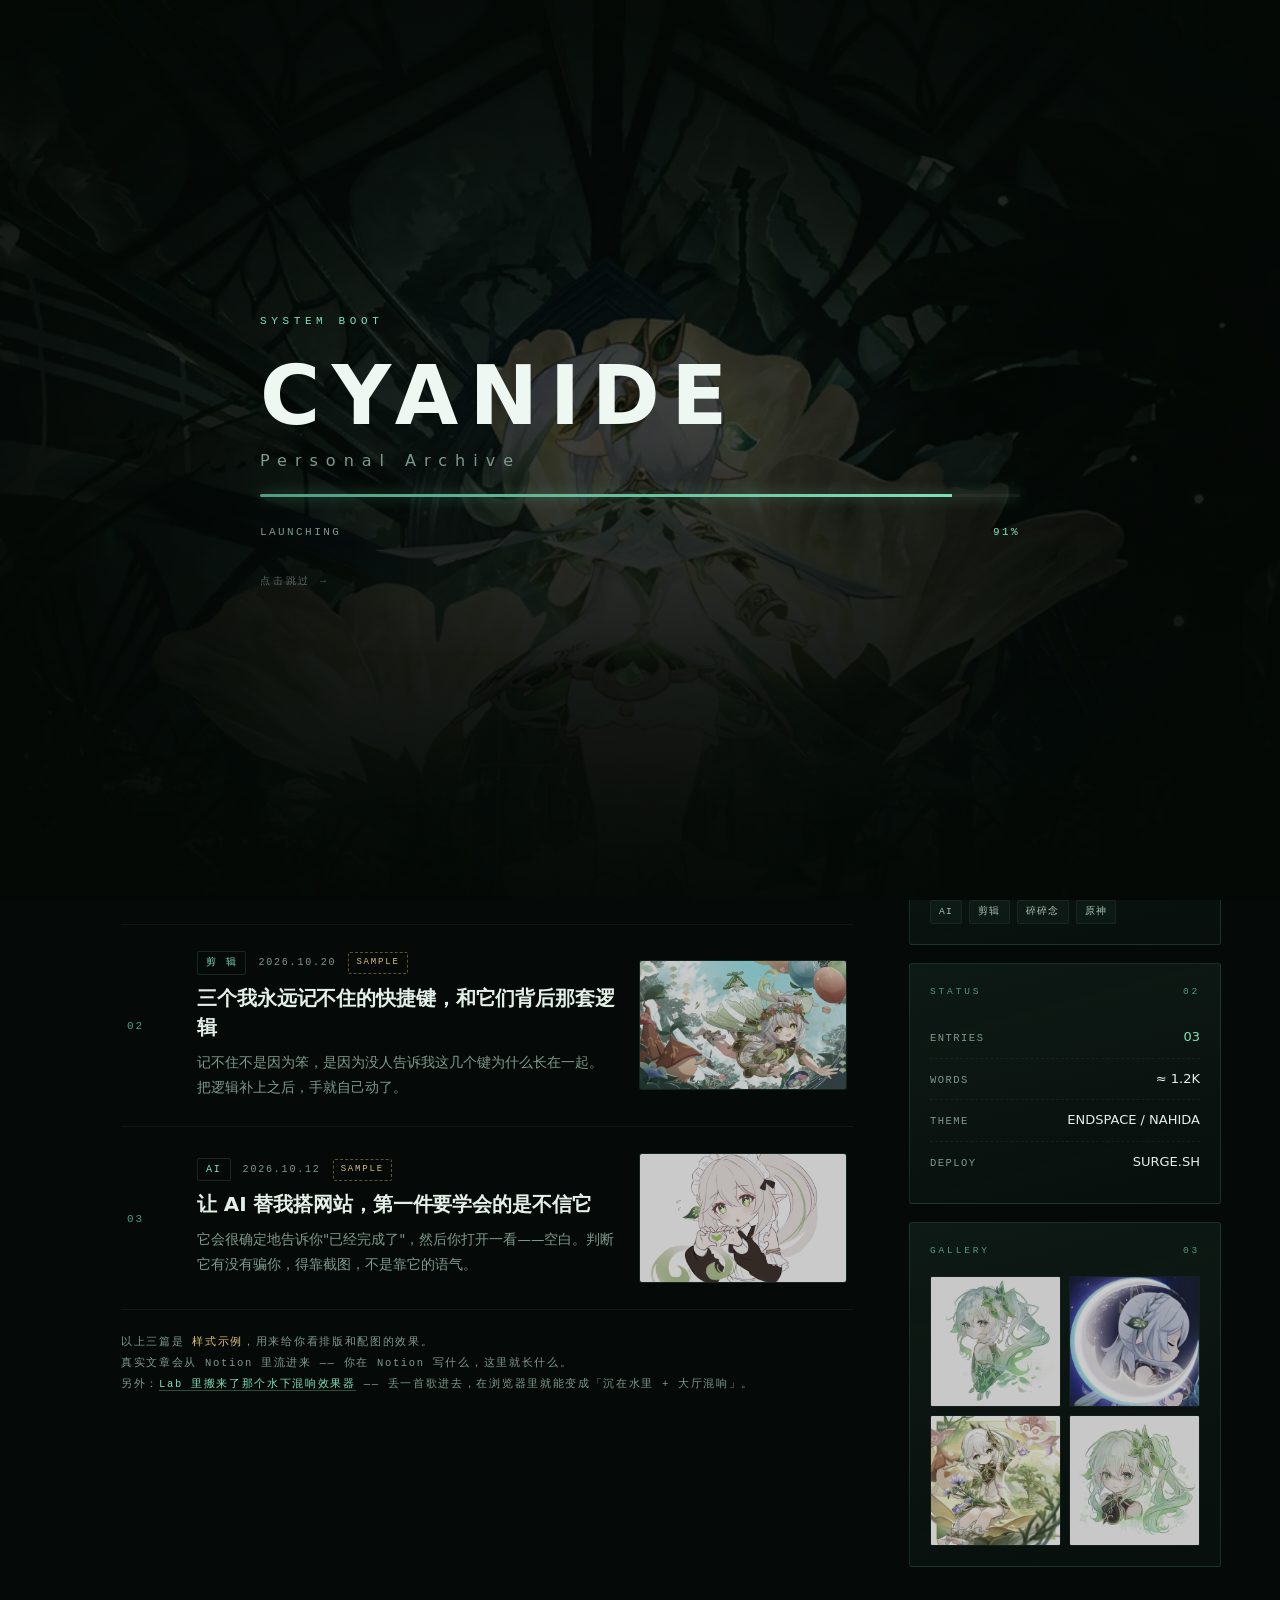
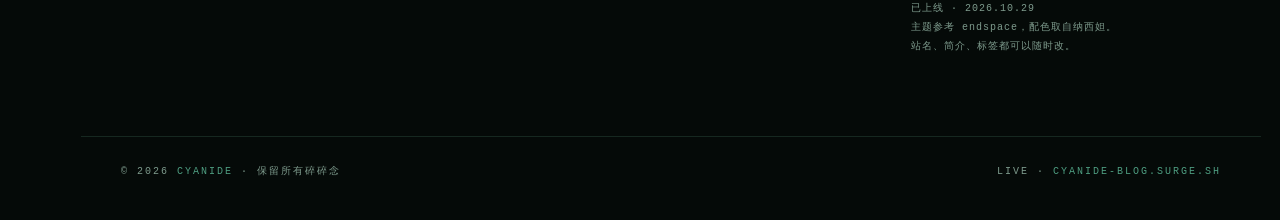
<file: index.html>
<!DOCTYPE html>
<html lang="zh-CN">
<head>
<meta charset="utf-8">
<meta name="viewport" content="width=device-width, initial-scale=1">
<title>CYANIDE · 记录我学到的每一个碎片</title>
<meta name="description" content="AI、剪辑，还有一些碎碎念。用 Notion 写作，用一台服务器收着。">
<link rel="icon" href="data:image/svg+xml,%3Csvg xmlns='http://www.w3.org/2000/svg' viewBox='0 0 32 32'%3E%3Crect width='32' height='32' fill='%230a1210'/%3E%3Ccircle cx='16' cy='16' r='7' fill='none' stroke='%237fe0b8' stroke-width='2'/%3E%3C/svg%3E">
<link rel="stylesheet" href="assets/css/style.css">
</head>
<body class="locked">

<!-- 启动遮罩 -->
<div id="boot">
  <div class="boot-media"></div>
  <div class="boot-veil"></div>
  <div class="boot-body">
    <div class="boot-tag">System Boot</div>
    <h1 class="boot-title">CYANIDE<em>Personal Archive</em></h1>
    <div class="boot-bar" id="bar"></div>
    <div class="boot-status">
      <span id="phase">Initializing</span>
      <b id="pct">0%</b>
    </div>
    <button class="boot-skip" id="skip">点击跳过 →</button>
  </div>
</div>

<!-- 左侧竖轨 -->
<div class="rail">
  <div class="rail-mark">Cyanide / 2026</div>
  <div class="rail-line"></div>
  <div class="rail-dots"><span></span><span></span><span></span></div>
</div>

<!-- 顶栏 -->
<header class="topbar">
  <div class="tb-left">
    <span class="tb-path">// home <b>· index</b></span>
  </div>
  <nav class="tb-nav">
    <a href="index.html" class="on">Index</a>
    <a href="archive.html">Archive</a>
    <a href="article.html">Entry</a>
    <a href="#about">About</a>
    <a href="Reverb.html">Lab</a>
  </nav>
  <div class="tb-right">
    <span class="tb-badge"><i></i> Live</span>
  </div>
</header>

<div class="shell">

  <!-- HERO -->
  <section class="hero">
    <div class="hero-media"><img src="assets/img/hero.webp" alt="纳西妲 · 温室"></div>
    <div class="hero-tint"></div>
    <div class="hero-veil"></div>
    <div class="hero-grid"></div>
    <div class="hero-wm">CYANIDE · CYANIDE · CYANIDE · CYANIDE · CYANIDE · CYANIDE ·</div>
    <span class="hero-corner tl"></span>
    <span class="hero-corner br"></span>
    <a class="hero-scroll" href="#stream">Scroll<span></span></a>

    <div class="hero-inner">
      <p class="kicker">Personal Archive · Since 2026</p>
      <h1>记录我学到的<br><span class="accent">每一个碎片</span></h1>
      <p class="lede">AI、剪辑，以及一些不值一提的碎碎念。所有东西都先写在 Notion 里，然后流到这里被收好。</p>
      <div class="hero-meta">
        <div>Entries <b>03</b></div>
        <div>Topics <b>04</b></div>
        <div>Build <b>v1.0</b></div>
        <div>Status <b>Online</b></div>
      </div>
    </div>
  </section>

  <!-- 主体 -->
  <main class="wrap">

    <!-- 左：文章流 -->
    <div>
      <div class="sec-head" id="stream">
        <h2>// Latest Entries</h2>
        <span>03 Records</span>
      </div>

      <article class="post">
        <a class="post-link" href="article.html">
          <div class="post-no">01</div>
          <div class="post-body">
            <div class="post-meta">
              <span class="tag">碎碎念</span>
              <time>2026.10.29</time>
              <span class="chip-sample">Sample</span>
            </div>
            <h3>五个月后，我回来把这个空壳填上了</h3>
            <p>五月的时候我以为卡住我的是代码。其实只是没有人替我按最后那一下，然后我就再没打开过它。</p>
          </div>
          <div class="post-cover"><img src="assets/img/cover-1.webp" alt="温室里的纳西妲"></div>
        </a>
      </article>

      <article class="post">
        <a class="post-link" href="article.html">
          <div class="post-no">02</div>
          <div class="post-body">
            <div class="post-meta">
              <span class="tag">剪 辑</span>
              <time>2026.10.20</time>
              <span class="chip-sample">Sample</span>
            </div>
            <h3>三个我永远记不住的快捷键，和它们背后那套逻辑</h3>
            <p>记不住不是因为笨，是因为没人告诉我这几个键为什么长在一起。把逻辑补上之后，手就自己动了。</p>
          </div>
          <div class="post-cover"><img src="assets/img/cover-2.webp" alt="纳西妲 · 草之神"></div>
        </a>
      </article>

      <article class="post">
        <a class="post-link" href="article.html">
          <div class="post-no">03</div>
          <div class="post-body">
            <div class="post-meta">
              <span class="tag">AI</span>
              <time>2026.10.12</time>
              <span class="chip-sample">Sample</span>
            </div>
            <h3>让 AI 替我搭网站，第一件要学会的是不信它</h3>
            <p>它会很确定地告诉你"已经完成了"，然后你打开一看——空白。判断它有没有骗你，得靠截图，不是靠它的语气。</p>
          </div>
          <div class="post-cover"><img src="assets/img/cover-3.webp" alt="纳西妲 · 花与蝶"></div>
        </a>
      </article>

      <p class="list-note">
        以上三篇是 <b>样式示例</b>，用来给你看排版和配图的效果。<br>
        真实文章会从 Notion 里流进来 —— 你在 Notion 写什么，这里就长什么。<br>
        另外：<a href="Reverb.html">Lab 里搬来了那个水下混响效果器</a> —— 丢一首歌进去，在浏览器里就能变成「沉在水里 + 大厅混响」。
      </p>
    </div>

    <!-- 右：侧栏 -->
    <aside class="side">

      <div class="card">
        <div class="card-label"><span>Profile</span><span>01</span></div>
        <div class="profile">
          <img src="assets/img/avatar.webp" alt="头像">
          <div class="who">
            <b>CYANIDE</b>
            <span>Writer / 学 徒</span>
          </div>
        </div>
        <p class="bio">技术小白，在学 AI，也在学剪辑。这里放那些我搞懂了、不想再搞第二遍的东西。</p>
        <div class="tags">
          <span>AI</span><span>剪辑</span><span>碎碎念</span><span>原神</span>
        </div>
      </div>

      <div class="card">
        <div class="card-label"><span>Status</span><span>02</span></div>
        <div class="stat-row"><span>Entries</span><b class="mint">03</b></div>
        <div class="stat-row"><span>Words</span><b>≈ 1.2k</b></div>
        <div class="stat-row"><span>Theme</span><b>Endspace / Nahida</b></div>
        <div class="stat-row"><span>Deploy</span><b>Surge.sh</b></div>
      </div>

      <div class="card">
        <div class="card-label"><span>Gallery</span><span>03</span></div>
        <div class="gallery">
          <img src="assets/img/square-6.webp" alt="">
          <img src="assets/img/square-8.webp" alt="">
          <img src="assets/img/square-9.webp" alt="">
          <img src="assets/img/square-14.webp" alt="">
        </div>
      </div>

      <p class="side-note" id="about">
        已上线 · 2026.10.29<br>
        主题参考 endspace，配色取自纳西妲。<br>
        站名、简介、标签都可以随时改。
      </p>

    </aside>
  </main>

  <footer class="foot">
    <span>© 2026 <b>CYANIDE</b> · 保留所有碎碎念</span>
    <span>Live · <b>cyanide-blog.surge.sh</b></span>
  </footer>
</div>

<script src="assets/js/app.js"></script>
</body>
</html>
</file>
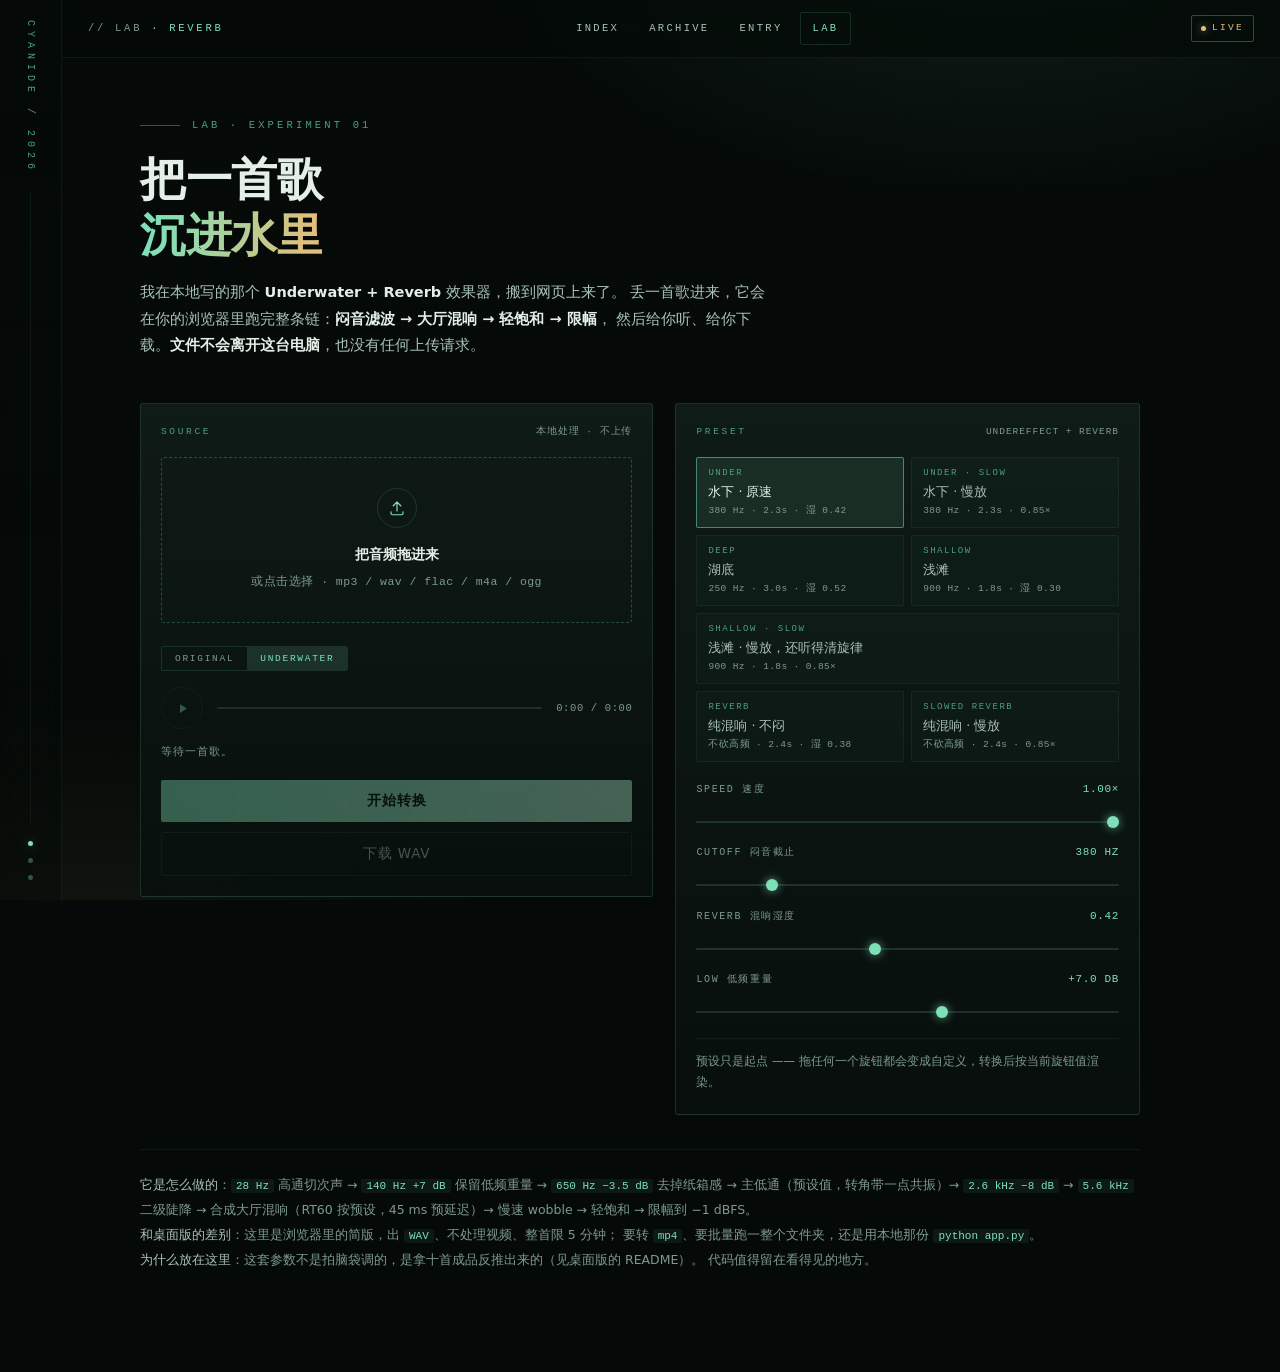
<file: underwater-effect/index.html>
<!DOCTYPE html>
<html lang="zh-CN">
<head>
<meta charset="utf-8">
<title>Reverb · LAB · CYANIDE</title>
<link rel="canonical" href="../Reverb.html">
<meta http-equiv="refresh" content="0; url=../Reverb.html">
<style>
  html,body{height:100%%;margin:0;background:#050a08;color:#a9c2b6;
    font:14px/1.7 "HarmonyOS Sans SC","PingFang SC","Microsoft YaHei",system-ui,sans-serif;
    display:flex;align-items:center;justify-content:center;text-align:center}
  a{color:#7fe0b8;border-bottom:1px solid rgba(127,224,184,.35)}
  code{font-family:Consolas,monospace;color:#7fe0b8}
</style>
</head>
<body>
  <div>
    <p>正在去 <code>/Reverb</code> …</p>
    <p><a href="../Reverb.html">如果没有自动跳转，点这里</a></p>
  </div>
  <script>location.replace("../Reverb.html");</script>
</body>
</html>
</file>
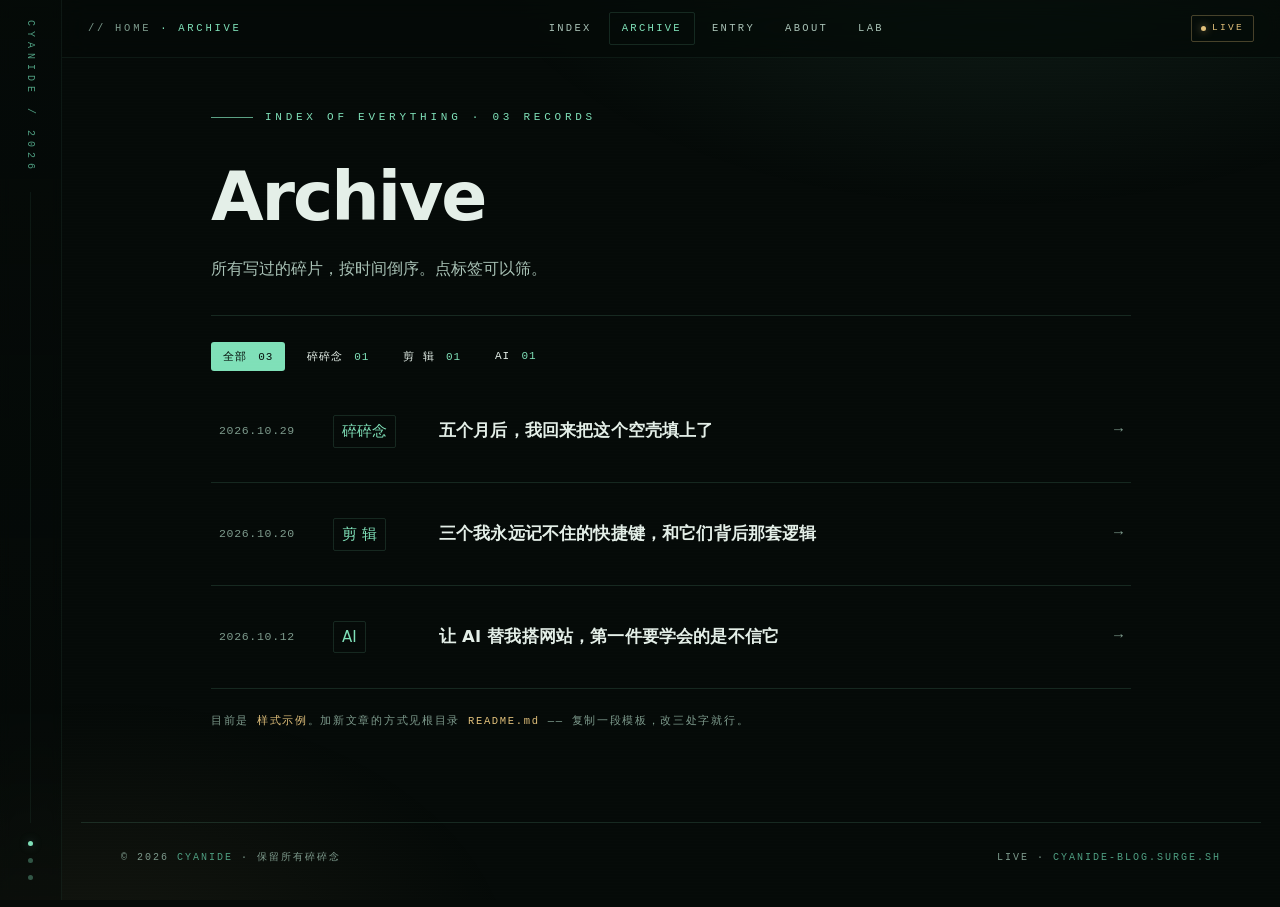
<file: archive.html>
<!DOCTYPE html>
<html lang="zh-CN">
<head>
<meta charset="utf-8">
<meta name="viewport" content="width=device-width, initial-scale=1">
<title>Archive · CYANIDE</title>
<meta name="description" content="所有写过的碎片，按时间倒序。">
<link rel="icon" href="data:image/svg+xml,%3Csvg xmlns='http://www.w3.org/2000/svg' viewBox='0 0 32 32'%3E%3Crect width='32' height='32' fill='%230a1210'/%3E%3Ccircle cx='16' cy='16' r='7' fill='none' stroke='%237fe0b8' stroke-width='2'/%3E%3C/svg%3E">
<link rel="stylesheet" href="assets/css/style.css">
</head>
<body>

<!-- 左侧竖轨 -->
<div class="rail">
  <div class="rail-mark">Cyanide / 2026</div>
  <div class="rail-line"></div>
  <div class="rail-dots"><span></span><span></span><span></span></div>
</div>

<!-- 顶栏 -->
<header class="topbar">
  <div class="tb-left">
    <span class="tb-path">// home <b>· archive</b></span>
  </div>
  <nav class="tb-nav">
    <a href="index.html">Index</a>
    <a href="archive.html" class="on">Archive</a>
    <a href="article.html">Entry</a>
    <a href="#about">About</a>
    <a href="Reverb.html">Lab</a>
  </nav>
  <div class="tb-right">
    <span class="tb-badge"><i></i> Live</span>
  </div>
</header>

<div class="shell">
  <main class="arch">

    <div class="arch-head">
      <p class="kicker">Index of Everything · 03 Records</p>
      <h1>Archive</h1>
      <p class="lede">所有写过的碎片，按时间倒序。点标签可以筛。</p>
    </div>

    <div class="arch-filters" id="filters">
      <button class="chip on" data-tag="all">全部 <b>03</b></button>
      <button class="chip" data-tag="碎碎念">碎碎念 <b>01</b></button>
      <button class="chip" data-tag="剪 辑">剪 辑 <b>01</b></button>
      <button class="chip" data-tag="AI">AI <b>01</b></button>
    </div>

    <div class="arch-list" id="list">

      <a class="arch-row" href="article.html" data-tags="碎碎念">
        <time>2026.10.29</time>
        <span class="tag">碎碎念</span>
        <h3>五个月后，我回来把这个空壳填上了</h3>
        <span class="arch-go">→</span>
      </a>

      <a class="arch-row" href="article.html" data-tags="剪 辑">
        <time>2026.10.20</time>
        <span class="tag">剪 辑</span>
        <h3>三个我永远记不住的快捷键，和它们背后那套逻辑</h3>
        <span class="arch-go">→</span>
      </a>

      <a class="arch-row" href="article.html" data-tags="AI">
        <time>2026.10.12</time>
        <span class="tag">AI</span>
        <h3>让 AI 替我搭网站，第一件要学会的是不信它</h3>
        <span class="arch-go">→</span>
      </a>

    </div>

    <p class="list-note">
      目前是 <b>样式示例</b>。加新文章的方式见根目录 <b>README.md</b> —— 复制一段模板，改三处字就行。
    </p>

  </main>

  <footer class="foot">
    <span>© 2026 <b>CYANIDE</b> · 保留所有碎碎念</span>
    <span>Live · <b>cyanide-blog.surge.sh</b></span>
  </footer>
</div>

<script>
(function () {
  var btns = document.querySelectorAll('#filters .chip');
  var rows = document.querySelectorAll('#list .arch-row');
  for (var i = 0; i < btns.length; i++) {
    btns[i].addEventListener('click', function () {
      for (var j = 0; j < btns.length; j++) btns[j].classList.remove('on');
      this.classList.add('on');
      var t = this.getAttribute('data-tag');
      for (var k = 0; k < rows.length; k++) {
        var hit = t === 'all' || rows[k].getAttribute('data-tags').indexOf(t) > -1;
        rows[k].classList.toggle('hide', !hit);
      }
    });
  }
})();
</script>
</body>
</html>
</file>
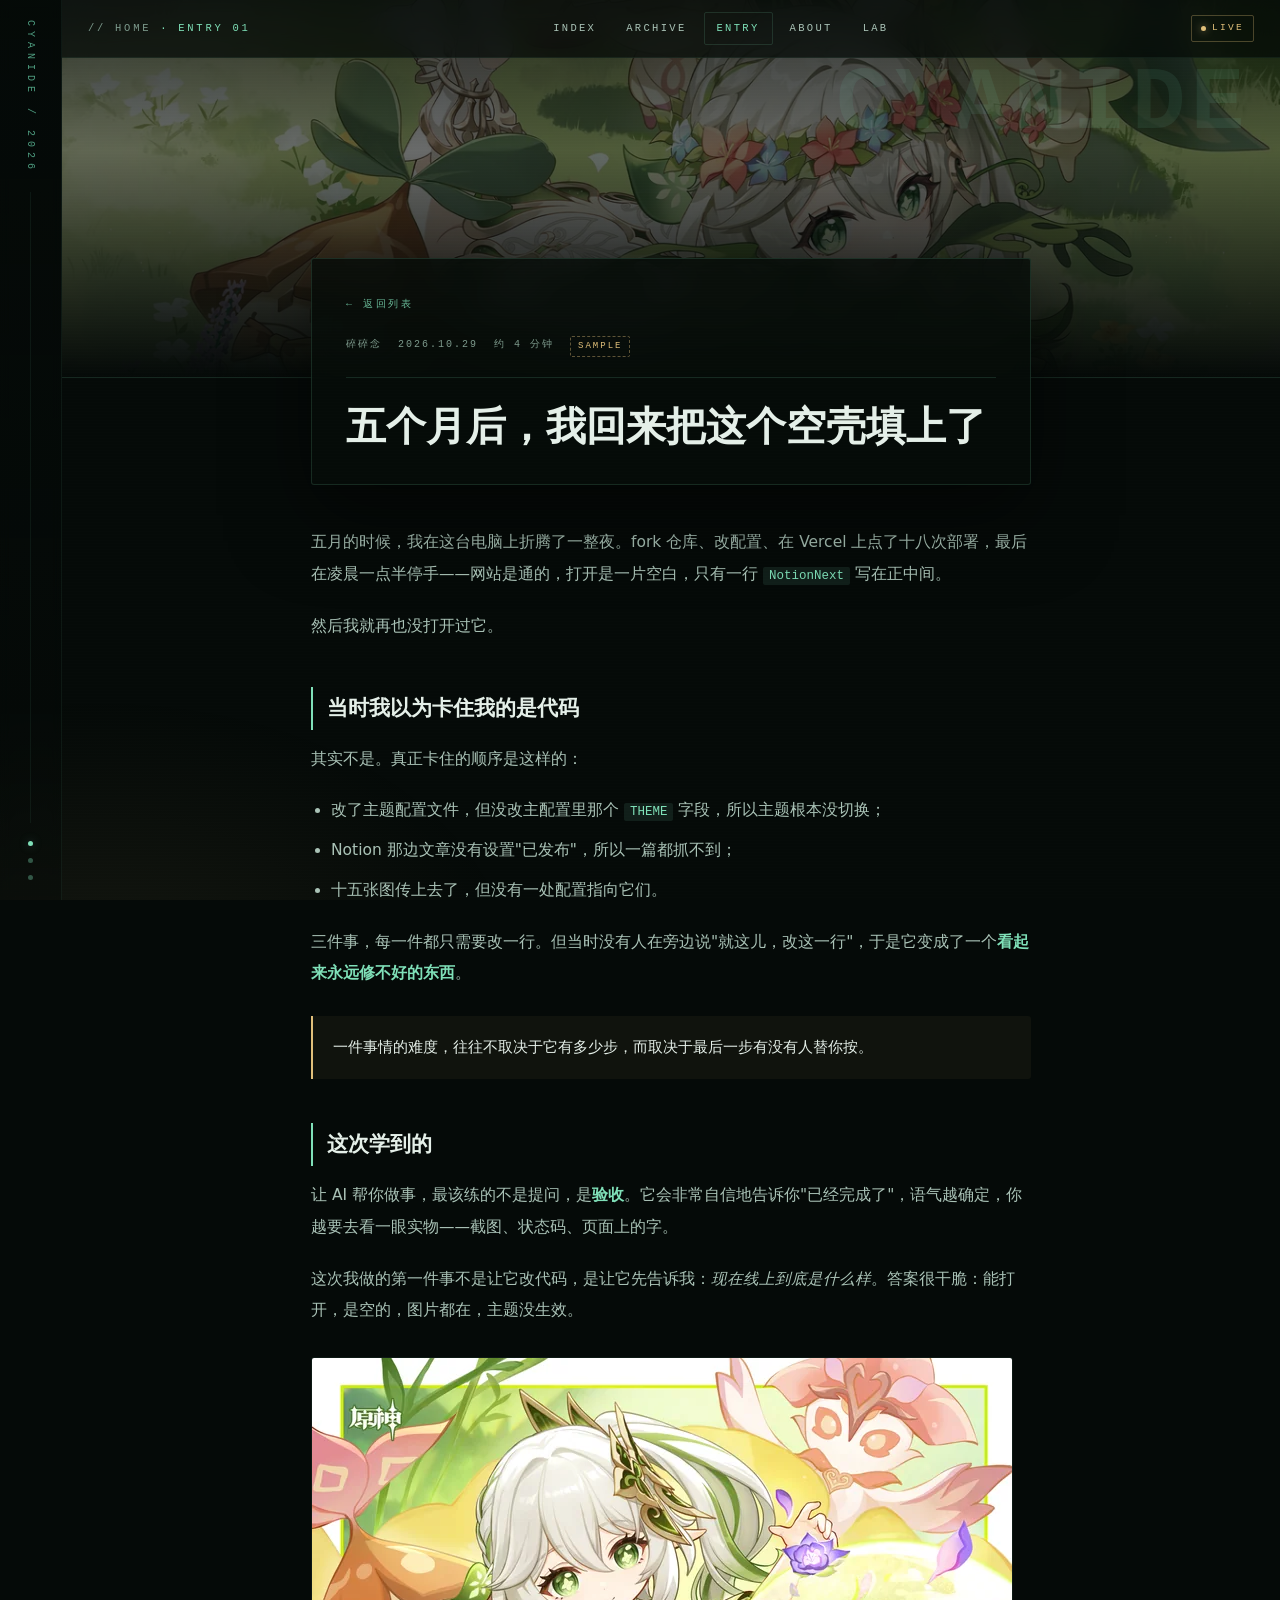
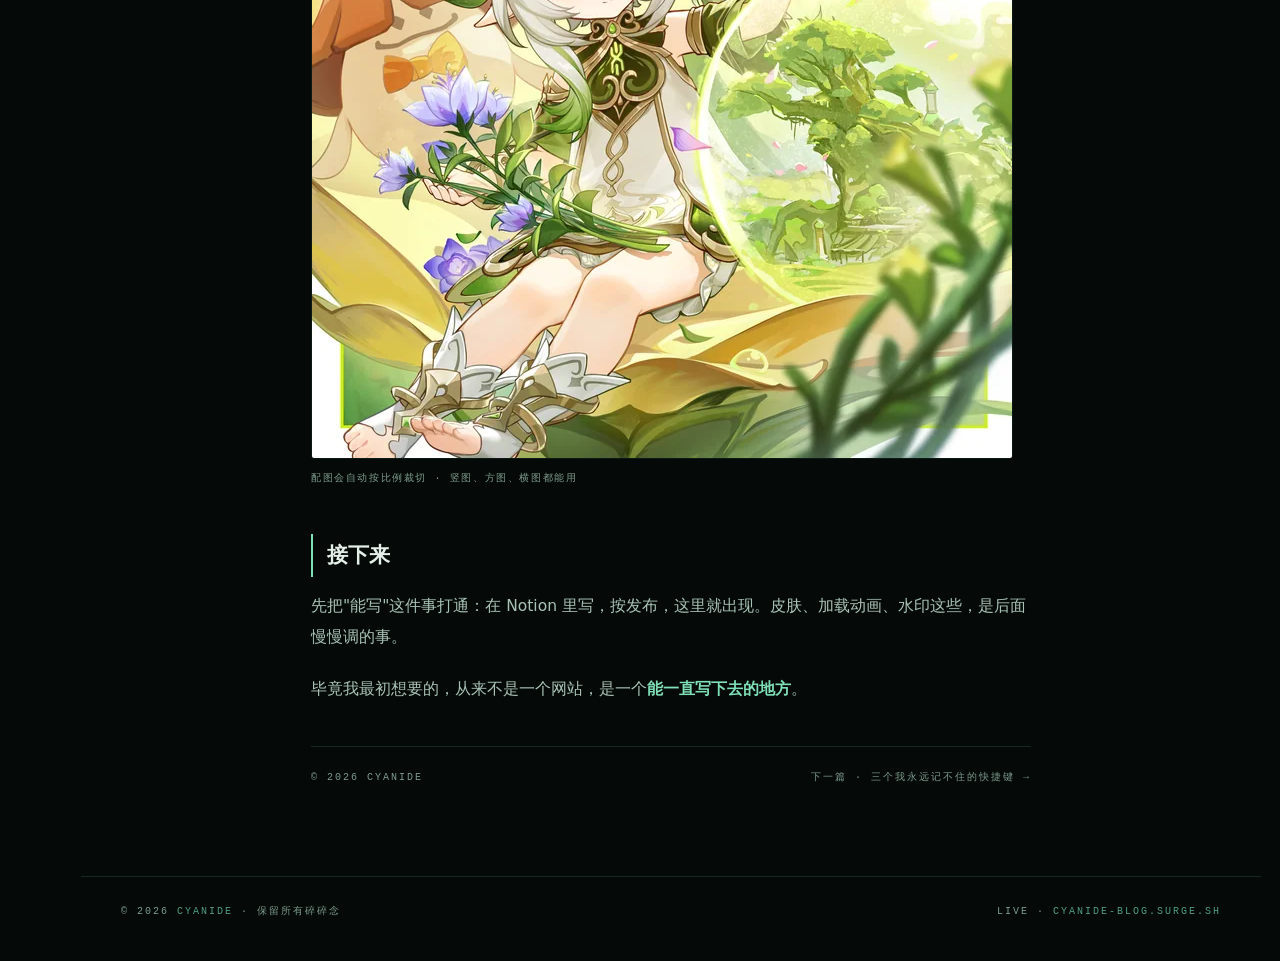
<file: article.html>
<!DOCTYPE html>
<html lang="zh-CN">
<head>
<meta charset="utf-8">
<meta name="viewport" content="width=device-width, initial-scale=1">
<title>五个月后，我回来把这个空壳填上了 · CYANIDE</title>
<link rel="icon" href="data:image/svg+xml,%3Csvg xmlns='http://www.w3.org/2000/svg' viewBox='0 0 32 32'%3E%3Crect width='32' height='32' fill='%230a1210'/%3E%3Ccircle cx='16' cy='16' r='7' fill='none' stroke='%237fe0b8' stroke-width='2'/%3E%3C/svg%3E">
<link rel="stylesheet" href="assets/css/style.css">
</head>
<body>

<div class="rail">
  <div class="rail-mark">Cyanide / 2026</div>
  <div class="rail-line"></div>
  <div class="rail-dots"><span></span><span></span><span></span></div>
</div>

<header class="topbar">
  <div class="tb-left">
    <span class="tb-path">// home <b>· entry 01</b></span>
  </div>
  <nav class="tb-nav">
    <a href="index.html">Index</a>
    <a href="archive.html">Archive</a>
    <a href="article.html" class="on">Entry</a>
    <a href="#about">About</a>
    <a href="Reverb.html">Lab</a>
  </nav>
  <div class="tb-right">
    <span class="tb-badge"><i></i> Live</span>
  </div>
</header>

<div class="shell">

  <section class="art-top">
    <img src="assets/img/cover-1.webp" alt="">
    <div class="veil"></div>
    <div class="art-wm">CYANIDE</div>
  </section>

  <div class="art-body">
    <div class="art-head">
      <a class="back" href="index.html">← 返回列表</a>

      <div class="art-meta">
        <span>碎碎念</span>
        <span>2026.10.29</span>
        <span>约 4 分钟</span>
        <span class="chip-sample">Sample</span>
      </div>

      <h1>五个月后，我回来把这个空壳填上了</h1>
    </div>

    <div class="prose">
      <p>五月的时候，我在这台电脑上折腾了一整夜。fork 仓库、改配置、在 Vercel 上点了十八次部署，最后在凌晨一点半停手——网站是通的，打开是一片空白，只有一行 <code>NotionNext</code> 写在正中间。</p>

      <p>然后我就再也没打开过它。</p>

      <h2>当时我以为卡住我的是代码</h2>

      <p>其实不是。真正卡住的顺序是这样的：</p>

      <ul>
        <li>改了主题配置文件，但没改主配置里那个 <code>THEME</code> 字段，所以主题根本没切换；</li>
        <li>Notion 那边文章没有设置"已发布"，所以一篇都抓不到；</li>
        <li>十五张图传上去了，但没有一处配置指向它们。</li>
      </ul>

      <p>三件事，每一件都只需要改一行。但当时没有人在旁边说"就这儿，改这一行"，于是它变成了一个<strong>看起来永远修不好的东西</strong>。</p>

      <blockquote>一件事情的难度，往往不取决于它有多少步，而取决于最后一步有没有人替你按。</blockquote>

      <h2>这次学到的</h2>

      <p>让 AI 帮你做事，最该练的不是提问，是<strong>验收</strong>。它会非常自信地告诉你"已经完成了"，语气越确定，你越要去看一眼实物——截图、状态码、页面上的字。</p>

      <p>这次我做的第一件事不是让它改代码，是让它先告诉我：<em>现在线上到底是什么样</em>。答案很干脆：能打开，是空的，图片都在，主题没生效。</p>

      <figure>
        <img src="assets/img/square-9.webp" alt="纳西妲">
        <figcaption>配图会自动按比例裁切 · 竖图、方图、横图都能用</figcaption>
      </figure>

      <h2>接下来</h2>

      <p>先把"能写"这件事打通：在 Notion 里写，按发布，这里就出现。皮肤、加载动画、水印这些，是后面慢慢调的事。</p>

      <p>毕竟我最初想要的，从来不是一个网站，是一个<strong>能一直写下去的地方</strong>。</p>
    </div>

    <div class="art-foot">
      <span>© 2026 Cyanide</span>
      <span>下一篇 · 三个我永远记不住的快捷键 →</span>
    </div>
  </div>

  <footer class="foot">
    <span>© 2026 <b>CYANIDE</b> · 保留所有碎碎念</span>
    <span>Live · <b>cyanide-blog.surge.sh</b></span>
  </footer>
</div>

<script src="assets/js/app.js"></script>
</body>
</html>
</file>
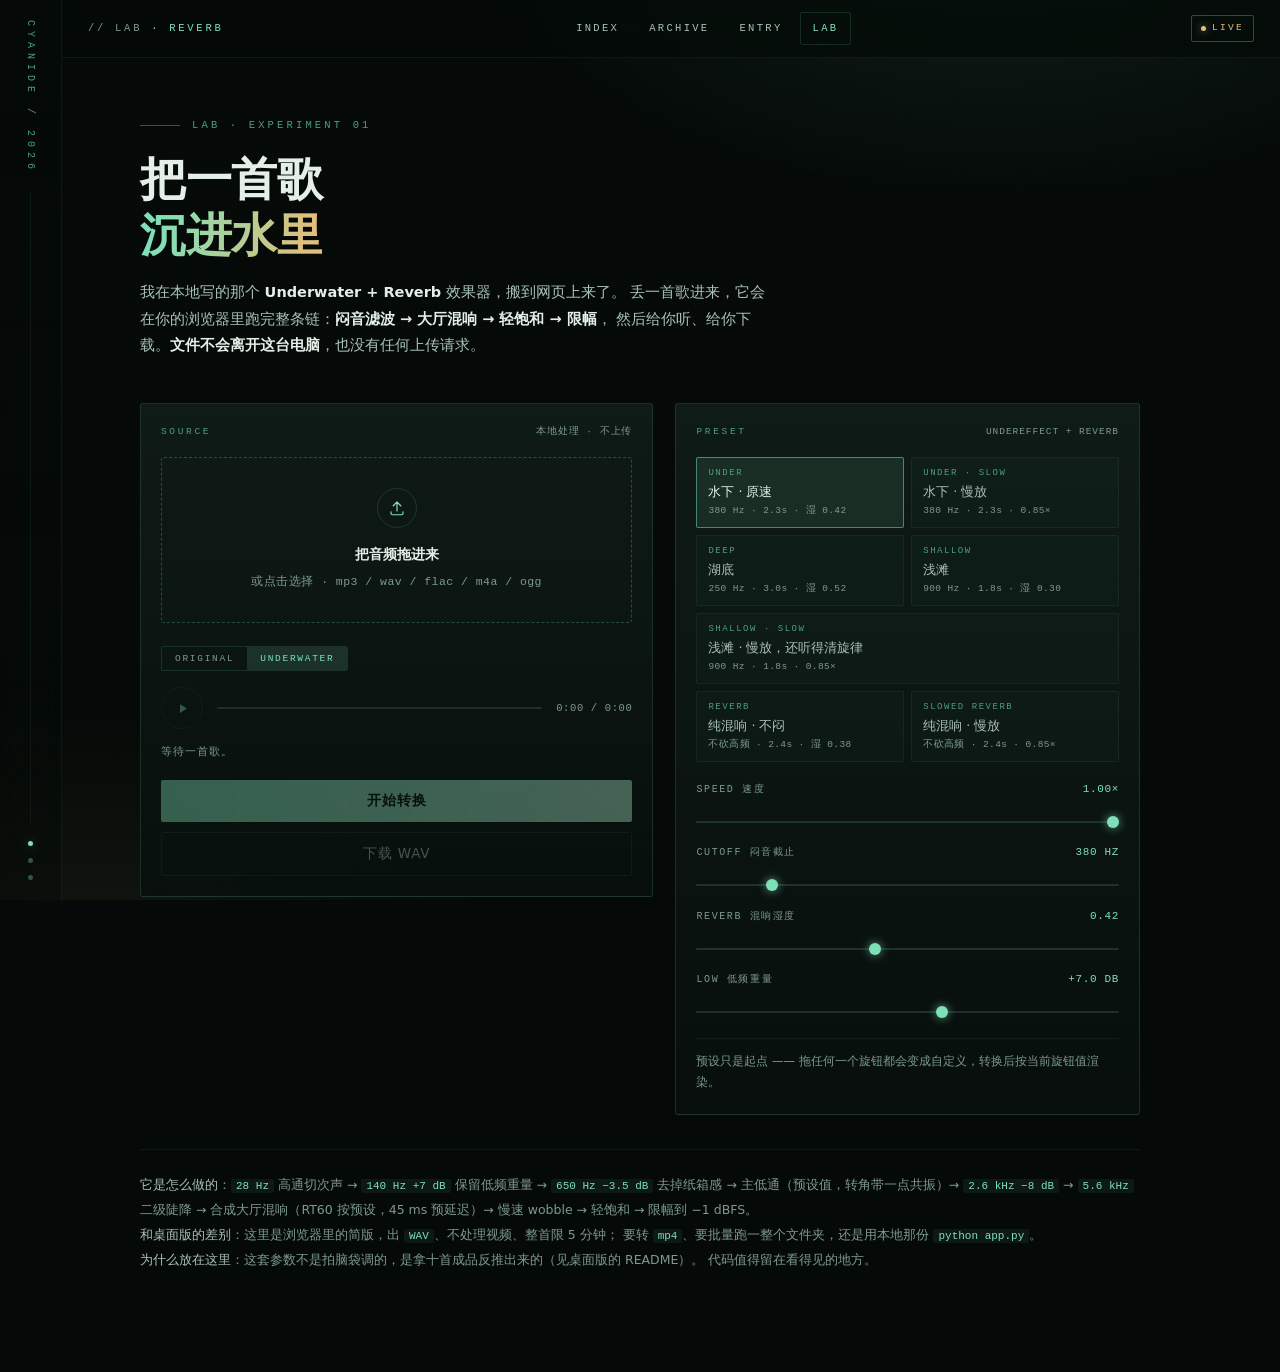
<file: Reverb.html>
<!DOCTYPE html>
<html lang="zh-CN">
<head>
<meta charset="utf-8">
<meta name="viewport" content="width=device-width, initial-scale=1">
<title>Underwater Reverb · LAB · CYANIDE</title>
<meta name="description" content="把一首歌沉进水里：闷音 + 大厅混响 + 慢放，全部在浏览器里跑完。">
<link rel="icon" href="data:image/svg+xml,%3Csvg xmlns='http://www.w3.org/2000/svg' viewBox='0 0 32 32'%3E%3Crect width='32' height='32' fill='%230a1210'/%3E%3Ccircle cx='16' cy='16' r='7' fill='none' stroke='%237fe0b8' stroke-width='2'/%3E%3C/svg%3E">
<link rel="stylesheet" href="assets/css/style.css">
<link rel="stylesheet" href="reverb.css">
</head>
<body>

<!-- 左侧竖轨 -->
<div class="rail">
  <div class="rail-mark">Cyanide / 2026</div>
  <div class="rail-line"></div>
  <div class="rail-dots"><span></span><span></span><span></span></div>
</div>

<!-- 顶栏 -->
<header class="topbar">
  <div class="tb-left">
    <span class="tb-path">// lab <b>· reverb</b></span>
  </div>
  <nav class="tb-nav">
    <a href="index.html">Index</a>
    <a href="archive.html">Archive</a>
    <a href="article.html">Entry</a>
    <a href="Reverb.html" class="on">Lab</a>
  </nav>
  <div class="tb-right">
    <span class="tb-badge"><i></i> Live</span>
  </div>
</header>

<main class="lab-wrap">

  <header class="lab-head">
    <div class="lab-kicker">Lab · Experiment 01</div>
    <h1>把一首歌<br><em>沉进水里</em></h1>
    <p class="lab-lede">
      我在本地写的那个 <b>Underwater + Reverb</b> 效果器，搬到网页上来了。
      丢一首歌进来，它会在你的浏览器里跑完整条链：<b>闷音滤波 → 大厅混响 → 轻饱和 → 限幅</b>，
      然后给你听、给你下载。<b>文件不会离开这台电脑</b>，也没有任何上传请求。
    </p>
  </header>

  <div class="bench">

    <!-- 左：音源 + 播放器 -->
    <section class="card">
      <div class="card-label">Source <span>本地处理 · 不上传</span></div>

      <div class="drop" id="drop">
        <div class="drop-icon">
          <svg viewBox="0 0 24 24" fill="none" stroke="currentColor" stroke-width="1.6" stroke-linecap="round" stroke-linejoin="round">
            <path d="M12 16V4m0 0L7 9m5-5 5 5"></path>
            <path d="M4 17v2a2 2 0 0 0 2 2h12a2 2 0 0 0 2-2v-2"></path>
          </svg>
        </div>
        <b>把音频拖进来</b>
        <small>或点击选择 · mp3 / wav / flac / m4a / ogg</small>
        <input type="file" id="file" accept="audio/*,.mp3,.wav,.flac,.m4a,.ogg">
      </div>

      <div class="file-line" id="fileline" hidden>
        <span class="name" id="fname">—</span>
        <span class="dur" id="fdur">—</span>
      </div>

      <div class="player">
        <div class="ab">
          <button id="ab-orig" type="button">Original</button>
          <button id="ab-fx" class="on" type="button">Underwater</button>
        </div>
        <div class="play-row">
          <button class="play-btn" id="play" type="button" disabled aria-label="播放">
            <svg id="playIcon" viewBox="0 0 24 24" fill="currentColor"><path d="M8 5v14l11-7z"/></svg>
          </button>
          <div class="track" id="track"><div class="prog" id="prog"></div></div>
          <span class="time" id="time">0:00 / 0:00</span>
        </div>
        <div class="status" id="status">等待一首歌。</div>

        <button class="btn" id="run" type="button" disabled>开始转换</button>
        <button class="btn ghost" id="dl" type="button" disabled>下载 WAV</button>
      </div>
    </section>

    <!-- 右：预设 + 旋钮 + 按钮 -->
    <section class="card">
      <div class="card-label">Preset <span id="presetName">UnderEffect + Reverb</span></div>

      <div class="presets" id="presets">
        <button class="preset on" data-preset="under" type="button">
          <i>Under</i>水下 · 原速
          <small>380 Hz · 2.3s · 湿 0.42</small>
        </button>
        <button class="preset" data-preset="under_slow" type="button">
          <i>Under · Slow</i>水下 · 慢放
          <small>380 Hz · 2.3s · 0.85×</small>
        </button>
        <button class="preset" data-preset="deep" type="button">
          <i>Deep</i>湖底
          <small>250 Hz · 3.0s · 湿 0.52</small>
        </button>
        <button class="preset" data-preset="shallow" type="button">
          <i>Shallow</i>浅滩
          <small>900 Hz · 1.8s · 湿 0.30</small>
        </button>
        <button class="preset wide" data-preset="shallow_slow" type="button">
          <i>Shallow · Slow</i>浅滩 · 慢放，还听得清旋律
          <small>900 Hz · 1.8s · 0.85×</small>
        </button>
        <button class="preset" data-preset="reverb" type="button">
          <i>Reverb</i>纯混响 · 不闷
          <small>不砍高频 · 2.4s · 湿 0.38</small>
        </button>
        <button class="preset" data-preset="reverb_slow" type="button">
          <i>Slowed Reverb</i>纯混响 · 慢放
          <small>不砍高频 · 2.4s · 0.85×</small>
        </button>
      </div>

      <div class="knobs">
        <div>
          <div class="knob-top"><span>Speed 速度</span><b id="v-speed">1.00×</b></div>
          <input type="range" id="k-speed" min="70" max="100" value="100" step="1">
        </div>
        <div>
          <div class="knob-top"><span>Cutoff 闷音截止</span><b id="v-cutoff">380 Hz</b></div>
          <input type="range" id="k-cutoff" min="150" max="1500" value="380" step="10">
        </div>
        <div>
          <div class="knob-top"><span>Reverb 混响湿度</span><b id="v-wet">0.42</b></div>
          <input type="range" id="k-wet" min="0" max="100" value="42" step="1">
        </div>
        <div>
          <div class="knob-top"><span>Low 低频重量</span><b id="v-low">+7 dB</b></div>
          <input type="range" id="k-low" min="0" max="12" value="7" step="1">
        </div>
      </div>

      <p class="knob-hint">预设只是起点 —— 拖任何一个旋钮都会变成自定义，转换后按当前旋钮值渲染。</p>
    </section>

  </div>

  <div class="lab-note">
    <b>它是怎么做的</b>：<code>28 Hz</code> 高通切次声 → <code>140 Hz +7 dB</code> 保留低频重量 →
    <code>650 Hz −3.5 dB</code> 去掉纸箱感 → 主低通（预设值，转角带一点共振）→
    <code>2.6 kHz −8 dB</code> → <code>5.6 kHz</code> 二级陡降 → 合成大厅混响（RT60 按预设，45 ms 预延迟）→
    慢速 wobble → 轻饱和 → 限幅到 −1 dBFS。<br>
    <b>和桌面版的差别</b>：这里是浏览器里的简版，出 <code>WAV</code>、不处理视频、整首限 5 分钟；
    要转 <code>mp4</code>、要批量跑一整个文件夹，还是用本地那份 <code>python app.py</code>。<br>
    <b>为什么放在这里</b>：这套参数不是拍脑袋调的，是拿十首成品反推出来的（见桌面版的 README）。
    代码值得留在看得见的地方。
  </div>

</main>

<script src="reverb.js"></script>
</body>
</html>
</file>
<file: assets/css/style.css>
﻿/* ============================================================
   CYANIDE — 个人站预览版
   风格：endspace / 纳西妲配色（墨绿 + 薄荷 + 淡金）
   ============================================================ */

*, *::before, *::after { box-sizing: border-box; }

:root {
  --bg:        #050a08;
  --bg-soft:   #0a1210;
  --panel:     #0c1613;
  --panel-2:   #101d18;
  --line:      rgba(127, 224, 184, .14);
  --line-soft: rgba(127, 224, 184, .07);
  --mint:      #7fe0b8;
  --mint-dim:  #4e9d80;
  --mint-glow: rgba(127, 224, 184, .35);
  --gold:      #e0bf7a;
  --ink:       #e4efe8;
  --ink-2:     #a9c2b6;
  --muted:     #7d9a8c;
  --sans: "HarmonyOS Sans SC", "PingFang SC", "Microsoft YaHei", "Noto Sans SC", system-ui, sans-serif;
  --mono: "JetBrains Mono", "Cascadia Code", Consolas, "Courier New", monospace;
}

html { scroll-behavior: smooth; }

body {
  margin: 0;
  background: var(--bg);
  color: var(--ink);
  font-family: var(--sans);
  font-size: 15px;
  line-height: 1.75;
  -webkit-font-smoothing: antialiased;
  overflow-x: hidden;
}

body.locked { overflow: hidden; }

a { color: inherit; text-decoration: none; }
img { display: block; max-width: 100%; }
::selection { background: var(--mint); color: #04120c; }

/* 背景纹理 -------------------------------------------------- */
body::before {
  content: "";
  position: fixed; inset: 0; z-index: 0; pointer-events: none;
  background:
    radial-gradient(900px 500px at 78% -10%, rgba(127,224,184,.10), transparent 60%),
    radial-gradient(700px 460px at 8% 108%, rgba(224,191,122,.07), transparent 60%);
}
body::after {
  content: "";
  position: fixed; inset: 0; z-index: 3; pointer-events: none; opacity: .35;
  background-image: repeating-linear-gradient(
    to bottom,
    rgba(255,255,255,.022) 0 1px,
    transparent 1px 3px
  );
  mix-blend-mode: overlay;
}

/* 启动遮罩 -------------------------------------------------- */
#boot {
  position: fixed; inset: 0; z-index: 200;
  background: #040906;
  display: flex; align-items: center; justify-content: center;
  transition: transform 1.1s cubic-bezier(.76,0,.24,1);
}
#boot.done { transform: translateY(-101%); }
#boot .boot-media {
  position: absolute; inset: 0;
  background: url(../img/loading.webp) center 26% / cover no-repeat;
  opacity: .46; filter: saturate(.7) contrast(1.02) brightness(.95);
  animation: bootZoom 9s ease-out forwards;
}
@keyframes bootZoom { from { transform: scale(1.12); } to { transform: scale(1); } }
#boot .boot-veil {
  position: absolute; inset: 0;
  background:
    linear-gradient(180deg, rgba(4,9,6,.72), rgba(4,9,6,.34) 42%, rgba(4,9,6,.95)),
    radial-gradient(60% 60% at 50% 45%, transparent, rgba(4,9,6,.75));
}
#boot .boot-body {
  position: relative; z-index: 2; width: min(760px, 84vw);
  display: flex; flex-direction: column; gap: 26px;
}
.boot-tag {
  font-family: var(--mono); font-size: 11px; letter-spacing: .42em;
  color: var(--mint); text-transform: uppercase;
}
.boot-title {
  font-size: clamp(38px, 7.4vw, 82px); line-height: .95; font-weight: 800;
  letter-spacing: .14em; margin: 0; color: #eef7f1;
}
.boot-title em {
  display: block; font-style: normal; font-size: clamp(13px, 1.5vw, 16px);
  font-weight: 400; letter-spacing: .5em; color: var(--muted); margin-top: 18px;
}
.boot-bar {
  height: 3px; border-radius: 2px;
  background: rgba(255,255,255,.09);
  transition: background .5s cubic-bezier(.4,0,.2,1), box-shadow .5s;
}
.boot-status {
  display: flex; justify-content: space-between; align-items: baseline;
  font-family: var(--mono); font-size: 11px; letter-spacing: .22em;
  color: var(--muted); text-transform: uppercase;
}
.boot-status b { color: var(--mint); font-weight: 500; font-variant-numeric: tabular-nums; }
.boot-skip {
  align-self: flex-start; margin-top: 6px;
  font-family: var(--mono); font-size: 10px; letter-spacing: .28em;
  color: rgba(169,194,182,.5); text-transform: uppercase; cursor: pointer;
  background: none; border: 0; padding: 0;
}
.boot-skip:hover { color: var(--mint); }

/* 左侧竖排轨道 ---------------------------------------------- */
.rail {
  position: fixed; left: 0; top: 0; bottom: 0; width: 62px; z-index: 40;
  border-right: 1px solid var(--line-soft);
  display: flex; flex-direction: column; align-items: center;
  justify-content: space-between; padding: 20px 0;
  background: linear-gradient(180deg, rgba(5,10,8,.9), rgba(5,10,8,.4));
  backdrop-filter: blur(6px);
}
.rail-mark {
  writing-mode: vertical-rl; font-family: var(--mono); font-size: 10px;
  letter-spacing: .5em; color: var(--mint-dim); text-transform: uppercase;
}
.rail-line { width: 1px; flex: 1; background: var(--line-soft); margin: 18px 0; }
.rail-dots { display: flex; flex-direction: column; gap: 12px; }
.rail-dots span {
  width: 5px; height: 5px; border-radius: 50%;
  background: rgba(127,224,184,.35);
}
.rail-dots span:first-child { background: var(--mint); box-shadow: 0 0 10px var(--mint-glow); }

/* 顶栏 ------------------------------------------------------ */
.topbar {
  position: fixed; top: 0; left: 62px; right: 0; height: 58px; z-index: 50;
  display: flex; align-items: center; justify-content: space-between;
  padding: 0 26px;
  border-bottom: 1px solid var(--line-soft);
  background: rgba(5,10,8,.72);
  backdrop-filter: blur(14px) saturate(1.3);
}
.tb-left, .tb-right { display: flex; align-items: center; gap: 20px; }
.tb-path {
  font-family: var(--mono); font-size: 10.5px; letter-spacing: .26em;
  color: var(--muted); text-transform: uppercase;
}
.tb-path b { color: var(--mint); font-weight: 500; }
.tb-nav { display: flex; gap: 4px; }
.tb-nav a {
  font-family: var(--mono); font-size: 10.5px; letter-spacing: .22em;
  text-transform: uppercase; color: var(--ink-2);
  padding: 6px 12px; border: 1px solid transparent; border-radius: 2px;
  transition: .25s;
}
.tb-nav a:hover { color: var(--mint); border-color: var(--line); background: rgba(127,224,184,.05); }
.tb-nav a.on { color: var(--mint); border-color: var(--line); }
.tb-badge {
  font-family: var(--mono); font-size: 9.5px; letter-spacing: .24em;
  color: var(--gold); border: 1px solid rgba(224,191,122,.3);
  padding: 4px 9px; border-radius: 2px; text-transform: uppercase;
  display: flex; align-items: center; gap: 6px;
}
.tb-badge i {
  width: 5px; height: 5px; border-radius: 50%; background: var(--gold);
  box-shadow: 0 0 8px rgba(224,191,122,.7); animation: pulse 2.4s infinite;
}
@keyframes pulse { 0%,100% { opacity: 1 } 50% { opacity: .25 } }

/* 主容器 ---------------------------------------------------- */
.shell { position: relative; z-index: 2; padding-left: 62px; }

/* HERO ------------------------------------------------------ */
.hero {
  position: relative; min-height: clamp(520px, 70vh, 760px);
  display: flex; align-items: flex-end;
  overflow: hidden; border-bottom: 1px solid var(--line);
}
.hero-media { position: absolute; inset: 0; }
.hero-media img {
  width: 100%; height: 100%; object-fit: cover; object-position: 50% 24%;
  filter: saturate(.88) contrast(1.04) brightness(.9);
  transform: scale(1.02);
  animation: heroDrift 26s ease-in-out infinite alternate;
}
.hero-tint {
  position: absolute; inset: 0; pointer-events: none;
  background:
    radial-gradient(120% 90% at 50% 20%, rgba(127,224,184,.10), transparent 55%),
    linear-gradient(180deg, rgba(5,12,9,.55), rgba(5,10,8,.15) 38%, rgba(5,10,8,.9) 82%, var(--bg));
  mix-blend-mode: normal;
}
@keyframes heroDrift { from { transform: scale(1.02) translate3d(0,0,0);} to { transform: scale(1.08) translate3d(0,-1.4%,0);} }
.hero-veil {
  position: absolute; inset: 0;
  background:
    linear-gradient(180deg, rgba(5,10,8,.72) 0%, rgba(5,10,8,.18) 34%, rgba(5,10,8,.86) 78%, var(--bg) 100%),
    linear-gradient(90deg, rgba(5,10,8,.92), transparent 62%);
}
.hero-grid {
  position: absolute; inset: 0; opacity: .5;
  background-image:
    linear-gradient(to right, var(--line-soft) 1px, transparent 1px),
    linear-gradient(to bottom, var(--line-soft) 1px, transparent 1px);
  background-size: 96px 96px;
  mask-image: linear-gradient(180deg, transparent, #000 28%, #000 62%, transparent);
}
.hero-wm {
  position: absolute; top: 12%; left: -6%; white-space: nowrap; pointer-events: none;
  font-family: var(--mono); font-weight: 800; font-size: clamp(120px, 20vw, 300px);
  letter-spacing: -.02em; color: rgba(127,224,184,.05);
  animation: wmSlide 38s linear infinite;
}
@keyframes wmSlide { from { transform: translateX(0);} to { transform: translateX(-32%);} }

.hero-inner {
  position: relative; z-index: 2; width: 100%;
  max-width: 1180px; margin: 0 auto;
  padding: 130px 40px 78px;
  opacity: 0; transform: translateY(26px);
  animation: rise .9s .15s cubic-bezier(.2,.7,.2,1) forwards;
}
@keyframes rise { to { opacity: 1; transform: none; } }

.kicker {
  display: inline-flex; align-items: center; gap: 12px;
  font-family: var(--mono); font-size: 11px; letter-spacing: .34em;
  color: var(--mint); text-transform: uppercase; margin: 0 0 22px;
}
.kicker::before {
  content: ""; width: 42px; height: 1px; background: var(--mint); opacity: .7;
}
.hero h1 {
  margin: 0; font-size: clamp(38px, 6.2vw, 78px); line-height: 1.06;
  font-weight: 800; letter-spacing: -.01em;
  text-shadow: 0 2px 40px rgba(0,0,0,.6);
}
.hero h1 .accent {
  color: var(--mint);
  background: linear-gradient(100deg, var(--mint) 10%, #d7f7e6 55%, var(--gold) 105%);
  -webkit-background-clip: text; background-clip: text; -webkit-text-fill-color: transparent;
}
.lede {
  max-width: 46ch; margin: 24px 0 0; color: var(--ink-2);
  font-size: 15.5px; line-height: 1.9;
}
.hero-meta {
  display: flex; flex-wrap: wrap; gap: 30px; margin-top: 40px;
  padding-top: 22px; border-top: 1px solid var(--line);
  max-width: 640px;
}
.hero-meta div {
  font-family: var(--mono); font-size: 10.5px; letter-spacing: .24em;
  color: var(--muted); text-transform: uppercase;
}
.hero-meta b {
  display: block; font-family: var(--sans); font-size: 20px; font-weight: 700;
  letter-spacing: 0; color: var(--ink); margin-top: 6px;
}

.hero-corner {
  position: absolute; width: 26px; height: 26px; z-index: 3; opacity: .5;
  border-color: var(--mint);
}
.hero-corner.tl { top: 24px; left: 24px; border-top: 1px solid; border-left: 1px solid; }
.hero-corner.br { bottom: 24px; right: 24px; border-bottom: 1px solid; border-right: 1px solid; }

/* 主体两栏 -------------------------------------------------- */
.wrap {
  max-width: 1180px; margin: 0 auto; padding: 74px 40px 40px;
  display: grid; grid-template-columns: minmax(0, 1fr) 312px; gap: 56px;
  align-items: start;
}

.sec-head {
  display: flex; align-items: baseline; justify-content: space-between;
  padding-bottom: 14px; border-bottom: 1px solid var(--line); margin-bottom: 4px;
}
.sec-head h2 {
  margin: 0; font-family: var(--mono); font-size: 11px; font-weight: 500;
  letter-spacing: .34em; text-transform: uppercase; color: var(--mint);
}
.sec-head span {
  font-family: var(--mono); font-size: 10px; letter-spacing: .2em; color: var(--muted);
}

/* 文章列表 -------------------------------------------------- */
.post { border-bottom: 1px solid var(--line-soft); }
.post-link {
  display: grid; grid-template-columns: 46px minmax(0,1fr) 208px;
  gap: 24px; align-items: center; padding: 26px 6px;
  transition: background .35s, padding .35s;
}
.post-link:hover { background: rgba(127,224,184,.035); padding-left: 14px; padding-right: 0; }
.post-no {
  font-family: var(--mono); font-size: 11px; color: var(--mint-dim);
  letter-spacing: .18em; padding-top: 3px;
}
.post-meta {
  display: flex; align-items: center; gap: 12px; margin-bottom: 9px;
  font-family: var(--mono); font-size: 10px; letter-spacing: .18em;
  color: var(--muted); text-transform: uppercase;
}
.tag {
  color: var(--mint); border: 1px solid var(--line); padding: 2px 8px; border-radius: 2px;
}
.chip-sample {
  color: var(--gold); border: 1px dashed rgba(224,191,122,.4);
  padding: 2px 7px; border-radius: 2px; font-size: 9px;
}
.post h3 {
  margin: 0 0 8px; font-size: 20px; font-weight: 700; line-height: 1.45;
  letter-spacing: -.005em; transition: color .3s;
}
.post-link:hover h3 { color: var(--mint); }
.post p {
  margin: 0; color: var(--muted); font-size: 13.5px; line-height: 1.85;
  display: -webkit-box; -webkit-line-clamp: 2; -webkit-box-orient: vertical; overflow: hidden;
}
.post-cover {
  position: relative; aspect-ratio: 16/10; overflow: hidden; border-radius: 3px;
  border: 1px solid var(--line-soft); background: var(--panel);
}
.post-cover img {
  width: 100%; height: 100%; object-fit: cover;
  filter: saturate(.55) brightness(.78) contrast(1.05);
  transition: transform .8s cubic-bezier(.2,.7,.2,1), filter .6s;
}
.post-link:hover .post-cover img { transform: scale(1.07); filter: saturate(.95) brightness(.95); }
.post-cover::after {
  content: ""; position: absolute; inset: 0;
  background: linear-gradient(200deg, rgba(127,224,184,.14), transparent 55%);
  opacity: 0; transition: opacity .5s;
}
.post-link:hover .post-cover::after { opacity: 1; }

.list-note {
  margin: 22px 0 0; font-family: var(--mono); font-size: 10.5px;
  letter-spacing: .16em; color: var(--muted); line-height: 2;
}
.list-note b { color: var(--gold); font-weight: 500; }
.list-note a {
  color: var(--mint); border-bottom: 1px solid rgba(127,224,184,.32);
  transition: .2s;
}
.list-note a:hover { border-color: var(--mint); background: rgba(127,224,184,.07); }

/* 侧栏 ------------------------------------------------------ */
.side { display: flex; flex-direction: column; gap: 18px; position: sticky; top: 82px; }

.card {
  border: 1px solid var(--line); border-radius: 3px;
  background: linear-gradient(165deg, rgba(16,29,24,.85), rgba(10,18,16,.65));
  padding: 20px;
  position: relative; overflow: hidden;
}
.card::before {
  content: ""; position: absolute; top: 0; left: 0; right: 0; height: 1px;
  background: linear-gradient(90deg, transparent, transparent);
}
.card-label {
  font-family: var(--mono); font-size: 9.5px; letter-spacing: .3em;
  color: var(--mint-dim); text-transform: uppercase; margin-bottom: 16px;
  display: flex; justify-content: space-between;
}

.profile { display: flex; gap: 14px; align-items: center; }
.profile img {
  width: 62px; height: 62px; border-radius: 4px; object-fit: cover;
  border: 1px solid var(--line); filter: saturate(.9);
}
.profile .who b { display: block; font-size: 16px; letter-spacing: .04em; }
.profile .who span {
  font-family: var(--mono); font-size: 10px; letter-spacing: .2em;
  color: var(--muted); text-transform: uppercase;
}
.bio { margin: 16px 0 0; font-size: 13px; color: var(--ink-2); line-height: 1.85; }
.tags { display: flex; flex-wrap: wrap; gap: 7px; margin-top: 16px; }
.tags span {
  font-family: var(--mono); font-size: 9.5px; letter-spacing: .14em;
  color: var(--ink-2); border: 1px solid var(--line-soft);
  background: rgba(127,224,184,.04); padding: 3px 8px; border-radius: 2px;
  text-transform: uppercase;
}

.stat-row {
  display: flex; justify-content: space-between; align-items: baseline;
  padding: 9px 0; border-bottom: 1px dashed var(--line-soft);
  font-family: var(--mono); font-size: 10.5px; letter-spacing: .14em;
  color: var(--muted); text-transform: uppercase;
}
.stat-row:last-child { border-bottom: 0; }
.stat-row b { color: var(--ink); font-weight: 500; font-family: var(--sans); font-size: 13px; letter-spacing: 0; }
.stat-row b.mint { color: var(--mint); }

.gallery { display: grid; grid-template-columns: 1fr 1fr; gap: 8px; }
.gallery img {
  width: 100%; aspect-ratio: 1; object-fit: cover; border-radius: 2px;
  border: 1px solid var(--line-soft);
  filter: saturate(.5) brightness(.8);
  transition: .5s;
}
.gallery img:hover { filter: saturate(1) brightness(1); transform: scale(1.03); }

.side-note {
  font-family: var(--mono); font-size: 10px; letter-spacing: .1em;
  color: var(--muted); line-height: 1.9; padding: 4px 2px 0;
}

/* 页脚 ------------------------------------------------------ */
.foot {
  margin-top: 30px; border-top: 1px solid var(--line);
  padding: 26px 40px 40px; max-width: 1180px; margin-left: auto; margin-right: auto;
  display: flex; justify-content: space-between; gap: 20px; flex-wrap: wrap;
  font-family: var(--mono); font-size: 10px; letter-spacing: .2em;
  color: var(--muted); text-transform: uppercase;
}
.foot b { color: var(--mint-dim); font-weight: 500; }

/* 文章页 ---------------------------------------------------- */
.art-top { position: relative; height: clamp(300px, 42vh, 470px); overflow: hidden; border-bottom: 1px solid var(--line); }
.art-top img { width: 100%; height: 100%; object-fit: cover; filter: saturate(.7) brightness(.62); }
.art-top .veil { position: absolute; inset: 0; background: linear-gradient(180deg, rgba(5,10,8,.7), rgba(5,10,8,.35) 40%, var(--bg)); }
.art-wm {
  position: absolute; top: 26px; right: 30px; z-index: 2;
  font-family: var(--mono); font-size: clamp(40px, 7vw, 96px); font-weight: 800;
  letter-spacing: .06em; color: rgba(127,224,184,.09);
}
.art-body { max-width: 800px; margin: -120px auto 0; position: relative; z-index: 2; padding: 0 40px 60px; }
.art-head {
  background: rgba(6,12,9,.84);
  backdrop-filter: blur(12px) saturate(1.2);
  border: 1px solid var(--line); border-radius: 3px;
  padding: 30px 34px 32px;
  box-shadow: 0 30px 80px rgba(0,0,0,.55);
}
.art-body .back {
  font-family: var(--mono); font-size: 10px; letter-spacing: .26em;
  color: var(--mint); text-transform: uppercase; display: inline-block; margin-bottom: 22px;
  opacity: .8; transition: opacity .3s;
}
.art-body .back:hover { opacity: 1; }
.art-body h1 {
  font-size: clamp(26px, 3.3vw, 40px); line-height: 1.3; margin: 0; font-weight: 800;
  text-wrap: balance;
}
.art-meta {
  display: flex; gap: 16px; flex-wrap: wrap; padding-bottom: 20px; margin-bottom: 22px;
  border-bottom: 1px solid var(--line);
  font-family: var(--mono); font-size: 10px; letter-spacing: .2em;
  color: var(--muted); text-transform: uppercase;
}
.prose { color: var(--ink-2); font-size: 15.5px; line-height: 2.05; margin-top: 42px; }
.prose h2 {
  color: var(--ink); font-size: 21px; margin: 44px 0 14px; font-weight: 700;
  padding-left: 14px; border-left: 2px solid var(--mint);
}
.prose p { margin: 0 0 20px; }
.prose strong { color: var(--mint); font-weight: 600; }
.prose blockquote {
  margin: 26px 0; padding: 16px 20px; border-left: 2px solid var(--gold);
  background: rgba(224,191,122,.05); color: var(--ink); font-size: 15px;
  border-radius: 0 3px 3px 0;
}
.prose ul { padding-left: 20px; margin: 0 0 20px; }
.prose li { margin-bottom: 8px; }
.prose code {
  font-family: var(--mono); font-size: 12.5px; background: rgba(127,224,184,.1);
  color: var(--mint); padding: 2px 6px; border-radius: 2px;
}
.prose figure { margin: 30px 0; }
.prose figure img { border-radius: 3px; border: 1px solid var(--line-soft); }
.prose figcaption {
  font-family: var(--mono); font-size: 10px; letter-spacing: .16em;
  color: var(--muted); margin-top: 10px; text-transform: uppercase;
}
.art-foot {
  margin-top: 40px; padding-top: 22px; border-top: 1px solid var(--line);
  display: flex; justify-content: space-between; gap: 16px; flex-wrap: wrap;
  font-family: var(--mono); font-size: 10px; letter-spacing: .2em;
  color: var(--muted); text-transform: uppercase;
}

/* 响应式 ---------------------------------------------------- */
@media (max-width: 1100px) {
  .rail { display: none; }
  .shell { padding-left: 0; }
  .topbar { left: 0; }
  .wrap { grid-template-columns: 1fr; gap: 40px; }
  .side { position: static; }
  .post-link { grid-template-columns: 34px minmax(0,1fr) 150px; gap: 16px; }
}
@media (max-width: 720px) {
  .hero-inner { padding: 110px 22px 56px; }
  .wrap { padding: 48px 22px 30px; }
  .topbar { padding: 0 14px; gap: 8px; }
  .tb-path { font-size: 9.5px; letter-spacing: .16em; }
  .tb-badge { display: none; }
  .tb-nav { display: flex; gap: 0; }
  .tb-nav a { font-size: 9.5px; letter-spacing: .12em; padding: 5px 7px; }
  .post-link { grid-template-columns: 26px minmax(0,1fr); }
  .post-cover { display: none; }
  .art-body { padding: 0 22px 50px; }
  .foot { padding: 22px; }
}
@media (prefers-reduced-motion: reduce) {
  *, *::before, *::after { animation-duration: .001s !important; transition-duration: .001s !important; }
}

/* 滚动提示 -------------------------------------------------- */
.hero-scroll {
  position: absolute; right: 34px; bottom: 30px; z-index: 4;
  display: flex; flex-direction: column; align-items: center; gap: 12px;
  font-family: var(--mono); font-size: 9px; letter-spacing: .34em;
  color: var(--muted); text-transform: uppercase; writing-mode: vertical-rl;
  transition: color .3s;
}
.hero-scroll:hover { color: var(--mint); }
.hero-scroll span {
  width: 1px; height: 46px; background: linear-gradient(180deg, var(--mint), transparent);
  animation: scrollPulse 2.2s ease-in-out infinite;
}
@keyframes scrollPulse {
  0%, 100% { transform: scaleY(.35); opacity: .4; transform-origin: top; }
  50%      { transform: scaleY(1);   opacity: 1;  transform-origin: top; }
}

/* ── 归档页 --------------------------------------------------- */
.arch { max-width: 1000px; margin: 0 auto; padding: 100px 40px 60px; }
.arch-head { border-bottom: 1px solid var(--line); padding-bottom: 30px; }
.arch-head h1 {
  margin: 14px 0 10px; font-size: clamp(38px, 6vw, 68px); font-weight: 700;
  letter-spacing: -.03em; line-height: 1;
}
.arch-head .lede { max-width: 520px; }
.arch-filters { display: flex; flex-wrap: wrap; gap: 10px; margin: 26px 0 8px; }
.chip {
  font-family: var(--mono); font-size: 11px; letter-spacing: .08em;
  color: var(--text-dim); background: transparent;
  border: 1px solid var(--line-2); border-radius: 3px;
  padding: 7px 12px; cursor: pointer; transition: .22s;
}
.chip b { color: var(--mint); font-weight: 500; margin-left: 4px; }
.chip:hover { color: var(--text); border-color: rgba(127,224,184,.4); }
.chip.on { color: #06110d; background: var(--mint); border-color: var(--mint); }
.chip.on b { color: #06110d; }

.arch-list { margin-top: 10px; }
.arch-row {
  display: grid;
  grid-template-columns: 96px 88px minmax(0,1fr) 30px;
  align-items: center; gap: 18px;
  padding: 20px 8px; border-bottom: 1px solid var(--line);
  transition: background .22s, padding .22s;
}
.arch-row time {
  font-family: var(--mono); font-size: 11.5px; letter-spacing: .06em; color: var(--muted);
}
.arch-row .tag { justify-self: start; }
.arch-row h3 {
  font-size: 16.5px; font-weight: 600; letter-spacing: .01em; color: var(--text-dim);
  transition: color .22s, transform .3s;
}
.arch-row .arch-go {
  font-family: var(--mono); color: var(--muted); text-align: right;
  transition: color .22s, transform .3s;
}
.arch-row:hover { background: rgba(127,224,184,.03); padding-left: 16px; }
.arch-row:hover h3 { color: #fff; }
.arch-row:hover .arch-go { color: var(--mint); transform: translateX(4px); }
.arch-row.hide { display: none; }

@media (max-width: 720px) {
  .arch { padding: 84px 20px 40px; }
  .arch-row { grid-template-columns: 76px 66px minmax(0,1fr); gap: 10px; padding: 16px 4px; }
  .arch-row .arch-go { display: none; }
  .arch-row h3 { font-size: 14.5px; }
  .arch-row:hover { padding-left: 4px; }
  .hero-scroll { display: none; }
}
</file>
<file: reverb.css>
/* ============================================================
   LAB · Underwater Reverb —— 页面专属样式
   依赖 assets/css/style.css 里的变量（--bg/--mint/--mono ...）
   ============================================================ */

.lab-wrap {
  position: relative; z-index: 4;
  max-width: 1080px;
  margin: 0 auto;
  padding: 116px 40px 100px;
}

/* 页头 ------------------------------------------------------ */
.lab-head { margin-bottom: 44px; }
.lab-kicker {
  display: flex; align-items: center; gap: 12px;
  font-family: var(--mono); font-size: 10.5px; letter-spacing: .3em;
  text-transform: uppercase; color: var(--mint-dim); margin-bottom: 18px;
}
.lab-kicker::before {
  content: ""; width: 40px; height: 1px; background: var(--mint-dim); opacity: .55;
}
.lab-head h1 {
  margin: 0 0 16px;
  font-size: clamp(30px, 4.4vw, 46px);
  line-height: 1.2; font-weight: 800; letter-spacing: -.01em;
}
.lab-head h1 em {
  font-style: normal;
  background: linear-gradient(100deg, var(--mint) 10%, var(--gold) 92%);
  -webkit-background-clip: text; background-clip: text; color: transparent;
}
.lab-lede {
  max-width: 640px; margin: 0;
  color: var(--ink-2); font-size: 14.5px; line-height: 1.85;
}
.lab-lede b { color: var(--ink); font-weight: 600; }

/* 布局 ------------------------------------------------------ */
.bench {
  display: grid; grid-template-columns: 1.05fr .95fr; gap: 22px;
  align-items: start; margin-top: 40px;
}

.card {
  position: relative;
  background: linear-gradient(180deg, rgba(16,29,24,.92), rgba(8,16,13,.92));
  border: 1px solid var(--line);
  border-radius: 3px;
  padding: 20px;
}
.card-label {
  display: flex; align-items: center; justify-content: space-between;
  font-family: var(--mono); font-size: 9.5px; letter-spacing: .28em;
  text-transform: uppercase; color: var(--mint-dim);
  margin-bottom: 16px;
}
.card-label span { color: var(--muted); letter-spacing: .1em; }

/* 拖放区 ---------------------------------------------------- */
.drop {
  position: relative;
  border: 1px dashed rgba(127,224,184,.26);
  border-radius: 3px;
  padding: 30px 20px;
  text-align: center;
  transition: .25s;
  cursor: pointer;
}
.drop:hover, .drop.over {
  border-color: var(--mint);
  background: rgba(127,224,184,.05);
}
.drop-icon {
  width: 40px; height: 40px; margin: 0 auto 14px;
  border: 1px solid var(--line); border-radius: 50%;
  display: flex; align-items: center; justify-content: center;
  color: var(--mint);
}
.drop-icon svg { width: 18px; height: 18px; }
.drop b { display: block; font-size: 14px; font-weight: 600; margin-bottom: 6px; }
.drop small {
  display: block; color: var(--muted); font-size: 11.5px;
  font-family: var(--mono); letter-spacing: .04em;
}
.drop input[type=file] { display: none; }

/* 载入文件后收窄，把空间让给播放器 */
.drop.has-file { padding: 11px 14px; text-align: left; display: flex; align-items: center; gap: 10px; }
.drop.has-file .drop-icon { display: none; }
.drop.has-file b { font-size: 12px; font-weight: 500; color: var(--ink-2); margin: 0;
  white-space: nowrap; overflow: hidden; text-overflow: ellipsis; max-width: 70%; }
.drop.has-file small { display: none; }
.drop.has-file::after {
  content: "↺"; margin-left: auto; color: var(--mint-dim); font-size: 13px;
}

.file-line {
  display: flex; align-items: baseline; gap: 10px;
  margin-top: 16px; padding-top: 14px;
  border-top: 1px solid var(--line-soft);
  font-size: 12.5px; color: var(--ink-2);
  overflow: hidden;
}
.file-line .name {
  flex: 1; white-space: nowrap; overflow: hidden; text-overflow: ellipsis;
}
.file-line[hidden] { display: none !important; }
.file-line .dur {
  font-family: var(--mono); font-size: 10.5px; color: var(--mint-dim); letter-spacing: .1em;
}

/* 预设 ------------------------------------------------------ */
.presets { display: grid; grid-template-columns: 1fr 1fr; gap: 7px; }
.preset {
  text-align: left;
  background: rgba(127,224,184,.02);
  border: 1px solid var(--line-soft);
  border-radius: 2px;
  padding: 9px 11px;
  cursor: pointer; transition: .2s;
  font-family: var(--sans); color: var(--ink-2);
  font-size: 12.5px; line-height: 1.45;
}
.preset:hover { border-color: var(--line); background: rgba(127,224,184,.05); }
.preset.on {
  border-color: rgba(127,224,184,.5);
  background: rgba(127,224,184,.1);
  color: var(--ink);
}
.preset i {
  display: block; font-style: normal;
  font-family: var(--mono); font-size: 9px; letter-spacing: .17em;
  color: var(--mint-dim); text-transform: uppercase; margin-bottom: 3px;
}
.preset small {
  display: block; margin-top: 3px;
  font-family: var(--mono); font-size: 9.5px; color: var(--muted); letter-spacing: .04em;
}
.presets .wide { grid-column: 1 / -1; }

/* 旋钮（滑块） ---------------------------------------------- */
.knobs { margin-top: 18px; display: grid; gap: 12px; }
.knob-top {
  display: flex; align-items: baseline; justify-content: space-between;
  font-family: var(--mono); font-size: 10px; letter-spacing: .16em;
  color: var(--muted); text-transform: uppercase; margin-bottom: 6px;
}
.knob-top b {
  font-family: var(--mono); font-size: 11px; letter-spacing: .06em;
  color: var(--mint); font-weight: 500;
}
input[type=range] {
  -webkit-appearance: none; appearance: none;
  width: 100%; height: 2px; margin: 0;
  background: rgba(127,224,184,.16); border-radius: 2px; outline: none;
}
input[type=range]::-webkit-slider-thumb {
  -webkit-appearance: none; appearance: none;
  width: 12px; height: 12px; border-radius: 50%;
  background: var(--mint); cursor: pointer;
  box-shadow: 0 0 10px rgba(127,224,184,.7);
}
input[type=range]::-moz-range-thumb {
  width: 12px; height: 12px; border: 0; border-radius: 50%;
  background: var(--mint); cursor: pointer;
}

/* 按钮 ------------------------------------------------------ */
.btn {
  display: inline-flex; align-items: center; justify-content: center; gap: 8px;
  width: 100%; margin-top: 18px;
  padding: 12px 18px;
  background: linear-gradient(100deg, var(--mint), #a8e9c9);
  color: #04120c;
  border: 0; border-radius: 2px;
  font-family: var(--sans); font-size: 13.5px; font-weight: 700;
  letter-spacing: .06em; cursor: pointer; transition: .2s;
}
.btn:hover { filter: brightness(1.08); box-shadow: 0 0 26px rgba(127,224,184,.28); }
.btn:disabled { opacity: .38; cursor: not-allowed; filter: none; box-shadow: none; }
.btn.ghost {
  background: transparent; color: var(--ink-2);
  border: 1px solid var(--line);
  font-weight: 500; margin-top: 10px;
}
.btn.ghost:hover { color: var(--mint); border-color: rgba(127,224,184,.45); box-shadow: none; }

/* 状态条 ---------------------------------------------------- */
.status {
  margin-top: 14px; min-height: 18px;
  font-family: var(--mono); font-size: 10.5px; letter-spacing: .1em;
  color: var(--muted); display: flex; align-items: center; gap: 8px;
}
.status.err { color: #e79a8a; }
.status .spin {
  width: 9px; height: 9px; border-radius: 50%;
  border: 1px solid rgba(127,224,184,.3); border-top-color: var(--mint);
  animation: spin .8s linear infinite;
}
@keyframes spin { to { transform: rotate(360deg) } }

/* 播放器 ---------------------------------------------------- */
.player { margin-top: 20px; }
.ab {
  display: inline-flex; border: 1px solid var(--line); border-radius: 2px;
  overflow: hidden; margin-bottom: 16px;
}
.ab button {
  background: transparent; border: 0; cursor: pointer;
  padding: 6px 13px;
  font-family: var(--mono); font-size: 9.5px; letter-spacing: .18em;
  text-transform: uppercase; color: var(--muted); transition: .2s;
}
.ab button.on { background: rgba(127,224,184,.14); color: var(--mint); }
.play-row { display: flex; align-items: center; gap: 14px; }
.play-btn {
  flex: none; width: 42px; height: 42px; border-radius: 50%;
  background: transparent; border: 1px solid var(--line);
  color: var(--mint); cursor: pointer;
  display: flex; align-items: center; justify-content: center;
  transition: .2s;
}
.play-btn:hover { border-color: var(--mint); background: rgba(127,224,184,.08); }
.play-btn svg { width: 15px; height: 15px; }
.play-btn:disabled { opacity: .35; cursor: not-allowed; }
.track {
  flex: 1; height: 24px; position: relative; cursor: pointer;
  display: flex; align-items: center;
  touch-action: none;              /* 手机上拖动不要滚页面 */
  -webkit-user-select: none; user-select: none;
}
.track:hover::before { background: rgba(127,224,184,.24); }
.track.dragging { cursor: grabbing; }
.track.dragging::before { background: rgba(127,224,184,.28); }
.track:focus-visible { outline: none; }
.track:focus-visible::before { background: rgba(127,224,184,.3); }
.track::before {
  content: ""; position: absolute; left: 0; right: 0; height: 2px;
  background: rgba(127,224,184,.14); border-radius: 2px;
}
.track .prog {
  position: absolute; left: 0; height: 2px; width: 0%;
  background: var(--mint); border-radius: 2px;
  box-shadow: 0 0 8px rgba(127,224,184,.55);
}
/* 播放头上的小拇指，拖动时更明显 */
.track .prog::after {
  content: ""; position: absolute; right: -4px; top: 50%;
  width: 9px; height: 9px; border-radius: 50%; background: var(--mint);
  transform: translateY(-50%) scale(.55);
  box-shadow: 0 0 10px rgba(127,224,184,.75);
  opacity: 0; transition: opacity .15s, transform .15s;
}
.track:hover .prog::after,
.track.dragging .prog::after,
.track:focus-visible .prog::after { opacity: 1; transform: translateY(-50%) scale(1); }
.time {
  flex: none; font-family: var(--mono); font-size: 10.5px;
  color: var(--muted); letter-spacing: .06em;
}


/* 小提示 ---------------------------------------------------- */
.knob-hint {
  margin: 16px 0 0; padding-top: 12px;
  border-top: 1px solid var(--line-soft);
  font-size: 11.5px; line-height: 1.9; color: var(--muted);
}

/* 说明 ------------------------------------------------------ */
.lab-note {
  margin-top: 34px; padding-top: 22px;
  border-top: 1px solid var(--line-soft);
  color: var(--muted); font-size: 12.5px; line-height: 2;
}
.lab-note b { color: var(--ink-2); font-weight: 500; }
.lab-note code {
  font-family: var(--mono); font-size: 11px;
  color: var(--mint); background: rgba(127,224,184,.07);
  padding: 1px 5px; border-radius: 2px;
}

/* 手机 ------------------------------------------------------ */
@media (max-width: 860px) {
  .lab-wrap { padding: 92px 18px 64px; }
  .bench { grid-template-columns: 1fr; gap: 16px; }
  .card { padding: 18px; }
  .lab-head h1 { font-size: 30px; }
}
</file>
